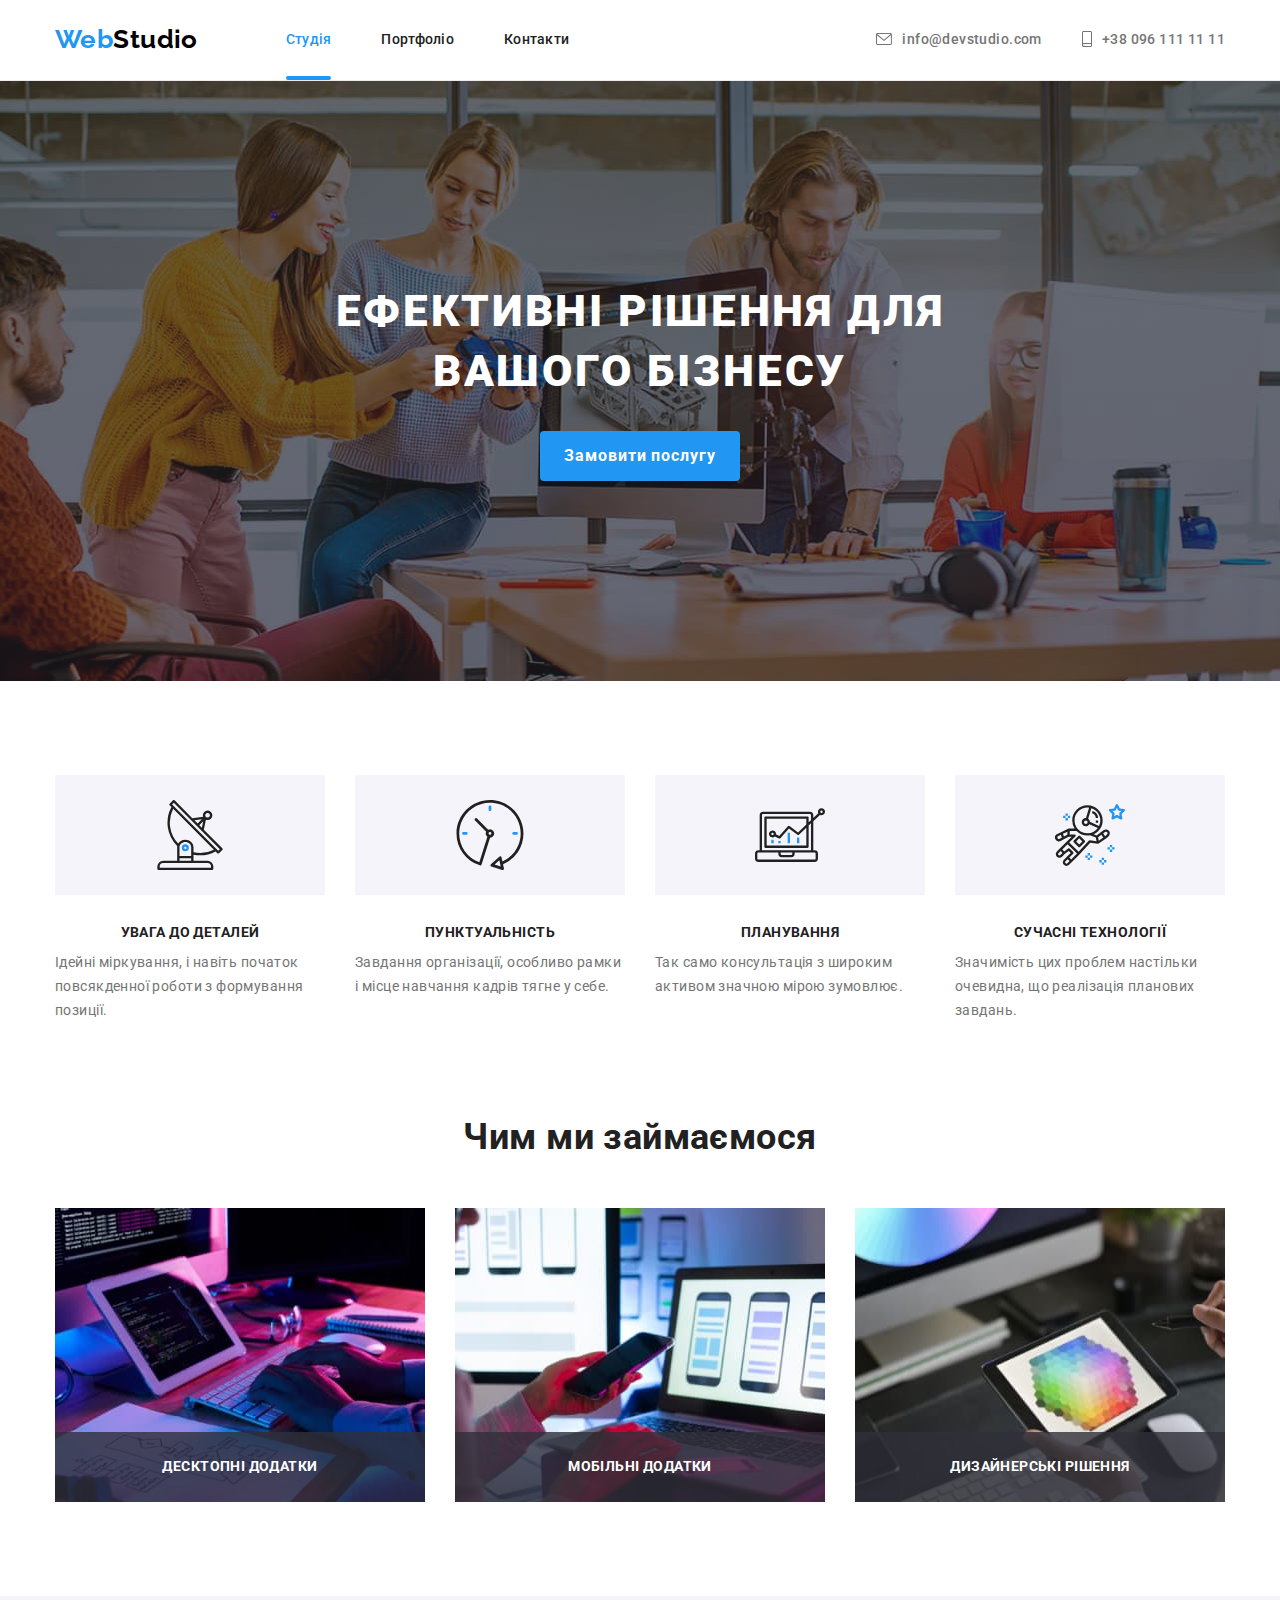
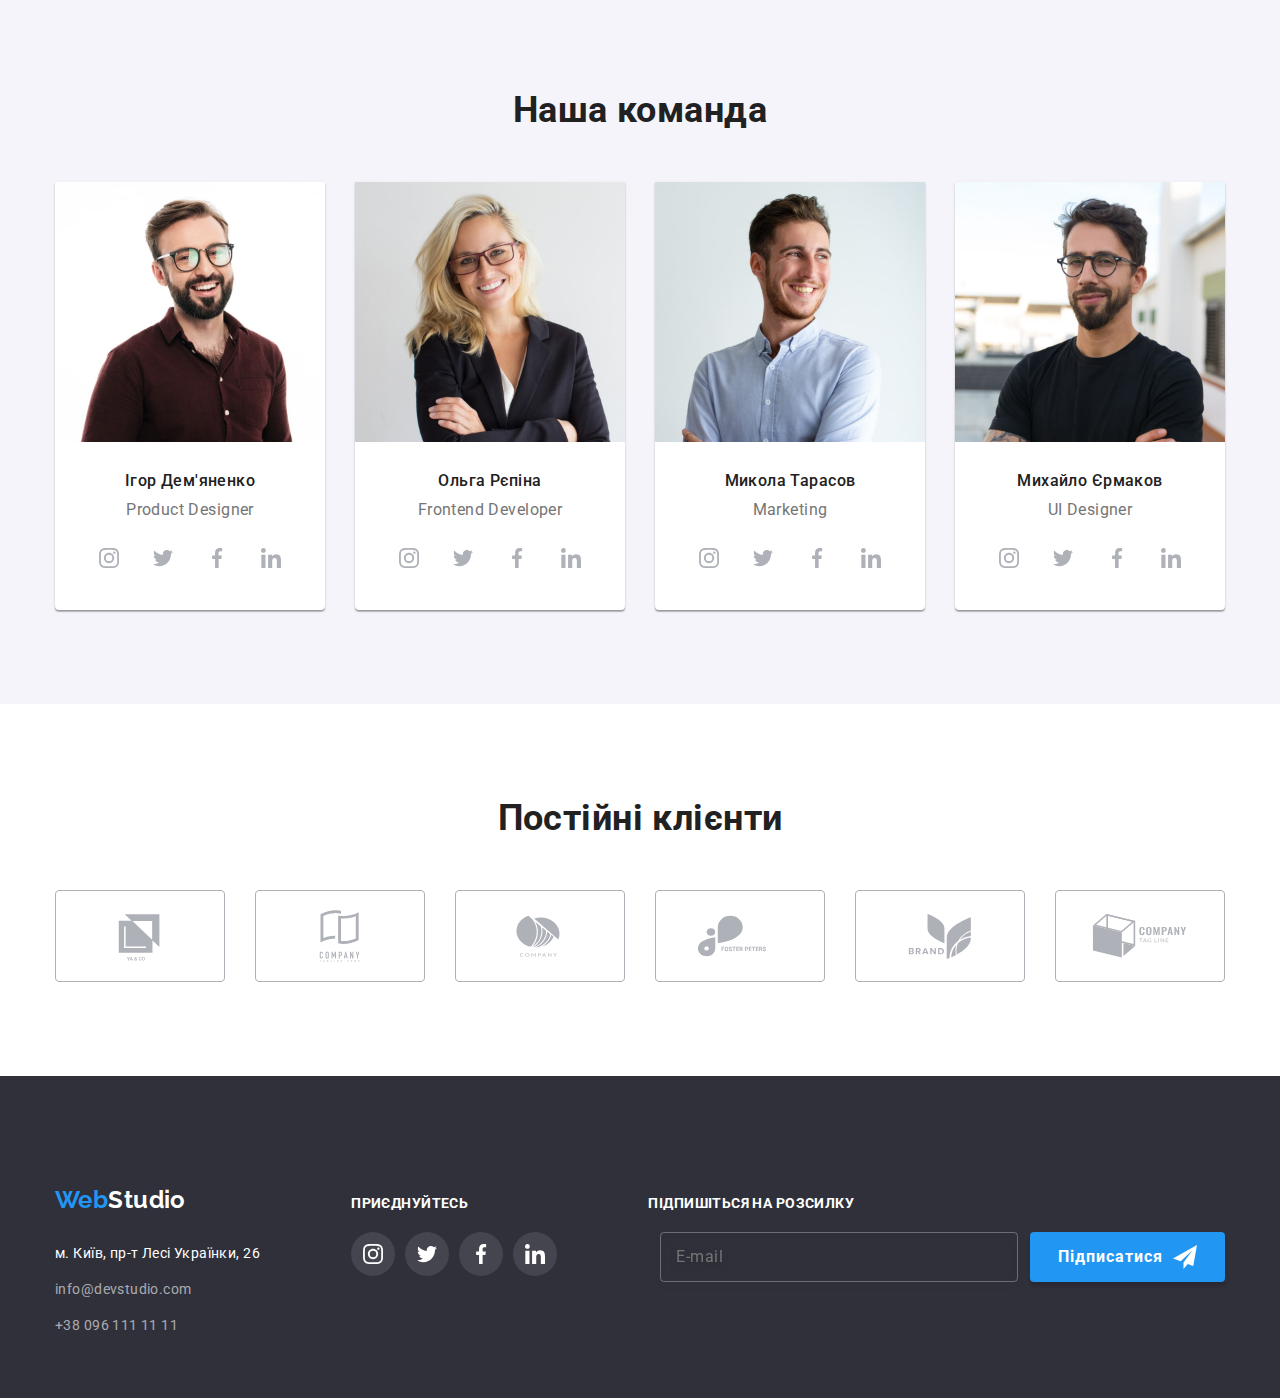
<file: index.html>
<!DOCTYPE html>
<html lang="uk">

<head>
    <meta charset="UTF-8">
    <meta http-equiv="X-UA-Compatible" content="IE=edge">
    <meta name="viewport" content="width=device-width, initial-scale=1.0">
    <title>WebStudio</title>
    <link
        href="https://fonts.googleapis.com/css2?family=Raleway:wght@700&family=Roboto:wght@400;500;700;900&display=swap"
        rel="stylesheet">
    <link rel="stylesheet"
        href="https://cdnjs.cloudflare.com/ajax/libs/modern-normalize/1.1.0/modern-normalize.min.css">
    <link rel="stylesheet" href="./css/main.min.css">
</head>

<body>
    <header class="header">
        <div class="container header-flex">
            <a href="./index.html" class="header__logo"><span class="header__logo--accent">Web</span>Studio</a>
            <nav class="header-flex header__nav">
                <ul class="header-flex nav-list">
                    <li class="nav-list__item"><a href="./index.html" class="nav-list__link current">Студія</a></li>
                    <li class="nav-list__item"><a href="./portfolio.html" class="nav-list__link">Портфоліо</a></li>
                    <li class="nav-list__item"><a href="" class="nav-list__link">Контакти</a></li>
                </ul>
            </nav>
            <ul class="header-flex contact-list">
                <li class="contact-list__item">
                    <a href="mailto:info@devstudio.com" class="contact-list__link">
                        <svg class="contact-list__icon" width="16px" height="12px">
                            <use href="./images/icons.svg#icon-mail"></use>
                        </svg>
                        info@devstudio.com
                    </a>
                </li>
                <li class="contact-list__item">
                    <a href="tel:+380961111111" class="contact-list__link">
                        <svg class="contact-list__icon" width="10" height="16">
                            <use href="./images/icons.svg#icon-smartphone"></use>
                        </svg>
                        +38 096 111 11 11
                    </a>
                </li>
            </ul>
            <button type="button" class="menu-open" data-menu-open>
                <svg width="24" height="16">
                    <use href="./images/icons.svg#icon-menu"></use>
                </svg>
            </button>
            <div class="mobile-menu container is-hidden" data-menu>
                <div>
                    <button type="button" class="menu-close" data-menu-close>
                        <svg width="20" height="20">
                            <use href="./images/icons.svg#icon-cross"></use>
                        </svg>
                    </button>
                    <ul class="menu-nav__list">
                        <li class="menu-nav__item"><a href="./index.html" class="menu-nav__link">Студія</a></li>
                        <li class="menu-nav__item"><a href="./portfolio.html" class="menu-nav__link">Портфоліо</a></li>
                        <li class="menu-nav__item"><a href="" class="menu-nav__link">Контакти</a></li>
                    </ul>
                </div>
                <div>
                    <ul class="menu-contact">
                        <li class="menu-contact__item">
                            <a href="tel:+380961111111" class="menu-contact__tel">
                                +38 096 111 11 11
                            </a>
                        </li>
                        <li class="menu-contact__item">
                            <a href="mailto:info@devstudio.com" class="menu-contact__mail">
                                info@devstudio.com
                            </a>
                        </li>
                    </ul>
                    <ul class="menu-links">
                        <li class="menu-links__item">
                            <a href="" class="menu-links__link">Instagram</a>
                        </li>
                        <li class="menu-links__item">
                            <a href="" class="menu-links__link">Twitter</a>
                        </li>
                        <li class="menu-links__item">
                            <a href="" class="menu-links__link">Facebook</a>
                        </li>
                        <li class="menu-links__item">
                            <a href="" class="menu-links__link">LinkedIn</a>
                        </li>
                    </ul>
                </div>
            </div>
        </div>
        </div>
    </header>
    <main>
        <section class="section hero">
            <div class="container">
                <h1 class="hero-title">Ефективні рішення для<br> вашого бізнесу</h1>
                <button type="button" class="button-order" data-modal-open>
                    Замовити послугу
                </button>
            </div>
        </section>
        <section class="section features">
            <div class="container">
                <h2 class="visually-hidden">Наші переваги</h2>
                <ul class="features__list">
                    <li class="features__item">
                        <div class="icon-card">
                            <svg width="70px" height="70px">
                                <use href="./images/icons.svg#icon-antenna"></use>
                            </svg>
                        </div>
                        <h3 class="features__heading">УВАГА ДО ДЕТАЛЕЙ</h3>
                        <p>Ідейні міркування, і навіть початок повсякденної роботи з формування позиції.</p>
                    </li>
                    <li class="features__item">
                        <div class="icon-card">
                            <svg width="70px" height="70px">
                                <use href="./images/icons.svg#icon-clock"></use>
                            </svg>
                        </div>
                        <h3 class="features__heading">ПУНКТУАЛЬНІСТЬ</h3>
                        <p>Завдання організації, особливо рамки і місце навчання кадрів тягне у себе.</p>
                    </li>
                    <li class="features__item">
                        <div class="icon-card">
                            <svg width="70px" height="70px">
                                <use href="./images/icons.svg#icon-diagram"></use>
                            </svg>
                        </div>
                        <h3 class="features__heading">ПЛАНУВАННЯ</h3>
                        <p>Так само консультація з широким активом значною мірою зумовлює.</p>
                    </li>
                    <li class="features__item">
                        <div class="icon-card">
                            <svg width="70px" height="70px">
                                <use href="./images/icons.svg#icon-astronaut"></use>
                            </svg>
                        </div>
                        <h3 class="features__heading">СУЧАСНІ ТЕХНОЛОГІЇ</h3>
                        <p>Значимість цих проблем настільки очевидна, що реалізація планових завдань.</p>
                    </li>
                </ul>
            </div>
        </section>
        <section class="section examples">
            <div class="container">
                <h2 class="examples__heading">Чим ми займаємося</h2>
                <ul class="examples__flex">
                    <li>
                        <div class="examples__thumb">
                            <img class="img" src="./images/box1.jpg" alt="написання коду" width="370" height="294">
                            <div class="examples__block">
                                <h3 class="examples__title">Десктопні додатки</h3>
                            </div>
                        </div>
                    </li>
                    <li>
                        <div class="examples__thumb">
                            <img class="img" src="./images/box2.jpg" alt="розробка дизайну" width="370" height="294">
                            <div class="examples__block">
                                <h3 class="examples__title">Мобільні додатки</h3>
                            </div>
                        </div>
                    </li>
                    <li>
                        <div class="examples__thumb">
                            <img class="img" src="./images/box3.jpg" alt="підбір кольорів" width="370" height="294">
                            <div class="examples__block">
                                <h3 class="examples__title">Дизайнерські рішення</h3>
                            </div>
                        </div>
                    </li>
                </ul>
            </div>
        </section>
        <section class="section team">
            <div class="container">
                <h2 class="team__heading">Наша команда</h2>
                <ul class="team__list">
                    <li class="team__card">
                        <picture>
                            <source srcset="./images/pdesigner.jpg 1x, ./images/pdesigner2x.jpg 2x"
                                media="(min-width: 1200px)">
                            <source srcset="./images/pdesigner-tab.jpg 1x, ./images/pdesigner-tab2x.jpg 2x"
                                media="(min-width: 768px)">
                            <source srcset="./images/pdesigner-mob.jpg 1x, ./images/pdesigner-mob2x.jpg 2x"
                                media="(max-width: 767px)">
                            <img class="img" src="./images/pdesigner-mob.jpg" alt="фото" width="450" height="460">
                        </picture>
                        <h3 class="person-heading">Ігор Дем'яненко</h3>
                        <p class="person-position">Product Designer</p>
                        <ul class="social-network">
                            <li class="social-network__item">
                                <a href="" class="social-network__link">
                                    <svg width="20px" height="20px" class="social-network__icon">
                                        <use href="./images/icons.svg#icon-instagram"></use>
                                    </svg>
                                </a>
                            </li>
                            <li class="social-network__item">
                                <a href="" class="social-network__link">
                                    <svg width="20px" height="20px" class="social-network__icon">
                                        <use href="./images/icons.svg#icon-twitter"></use>
                                    </svg>
                                </a>
                            </li>
                            <li class="social-network__item">
                                <a href="" class="social-network__link">
                                    <svg width="20px" height="20px" class="social-network__icon">
                                        <use href="./images/icons.svg#icon-facebook"></use>
                                    </svg>
                                </a>
                            </li>
                            <li class="social-network__item">
                                <a href="" class="social-network__link">
                                    <svg width="20px" height="20px" class="social-network__icon">
                                        <use href="./images/icons.svg#icon-linkedin"></use>
                                    </svg>
                                </a>
                            </li>
                        </ul>
                    </li>
                    <li class="team__card">
                        <picture>
                            <source srcset="./images/developer.jpg 1x, ./images/developer2x.jpg 2x"
                                media="(min-width: 1200px)">
                            <source srcset="./images/developer-tab.jpg 1x, ./images/developer-tab2x.jpg 2x"
                                media="(min-width: 768px)">
                            <source srcset="./images/developer-mob.jpg 1x, ./images/developer-mob2x.jpg 2x"
                                media="(max-width: 767px)">
                            <img class="img" src="./images/developer-mob.jpg" alt="фото" width="450" height="460">
                        </picture>
                        <h3 class="person-heading">Ольга Рєпіна</h3>
                        <p class="person-position">Frontend Developer</p>
                        <ul class="social-network">
                            <li class="social-network__item">
                                <a href="" class="social-network__link">
                                    <svg width="20px" height="20px" class="social-network__icon">
                                        <use href="./images/icons.svg#icon-instagram"></use>
                                    </svg>
                                </a>
                            </li>
                            <li class="social-network__item">
                                <a href="" class="social-network__link">
                                    <svg width="20px" height="20px" class="social-network__icon">
                                        <use href="./images/icons.svg#icon-twitter"></use>
                                    </svg>
                                </a>
                            </li>
                            <li class="social-network__item">
                                <a href="" class="social-network__link">
                                    <svg width="20px" height="20px" class="social-network__icon">
                                        <use href="./images/icons.svg#icon-facebook"></use>
                                    </svg>
                                </a>
                            </li>
                            <li class="social-network__item">
                                <a href="" class="social-network__link">
                                    <svg width="20px" height="20px" class="social-network__icon">
                                        <use href="./images/icons.svg#icon-linkedin"></use>
                                    </svg>
                                </a>
                            </li>
                        </ul>
                    </li>
                    <li class="team__card">
                        <picture>
                            <source srcset="./images/marketing.jpg 1x, ./images/marketing2x.jpg 2x"
                                media="(min-width: 1200px)">
                            <source srcset="./images/marketing-tab.jpg 1x, ./images/marketing-tab2x.jpg 2x"
                                media="(min-width: 768px)">
                            <source srcset="./images/marketing-mob.jpg 1x, ./images/marketing-mob2x.jpg 2x"
                                media="(max-width: 767px)">
                            <img class="img" src="./images/marketing-mob.jpg" alt="фото" width="450" height="460">
                        </picture>
                        <h3 class="person-heading">Микола Тарасов</h3>
                        <p class="person-position">Marketing</p>
                        <ul class="social-network">
                            <li class="social-network__item">
                                <a href="" class="social-network__link">
                                    <svg width="20px" height="20px" class="social-network__icon">
                                        <use href="./images/icons.svg#icon-instagram"></use>
                                    </svg>
                                </a>
                            </li>
                            <li class="social-network__item">
                                <a href="" class="social-network__link">
                                    <svg width="20px" height="20px" class="social-network__icon">
                                        <use href="./images/icons.svg#icon-twitter"></use>
                                    </svg>
                                </a>
                            </li>
                            <li class="social-network__item">
                                <a href="" class="social-network__link">
                                    <svg width="20px" height="20px" class="social-network__icon">
                                        <use href="./images/icons.svg#icon-facebook"></use>
                                    </svg>
                                </a>
                            </li>
                            <li class="social-network__item">
                                <a href="" class="social-network__link">
                                    <svg width="20px" height="20px" class="social-network__icon">
                                        <use href="./images/icons.svg#icon-linkedin"></use>
                                    </svg>
                                </a>
                            </li>
                        </ul>
                    </li>
                    <li class="team__card">
                        <picture>
                            <source srcset="./images/udesigner.jpg 1x, ./images/udesigner2x.jpg 2x"
                                media="(min-width: 1200px)">
                            <source srcset="./images/udesigner-tab.jpg 1x, ./images/udesigner-tab2x.jpg 2x"
                                media="(min-width: 768px)">
                            <source srcset="./images/udesigner-mob.jpg 1x, ./images/udesigner-mob2x.jpg 2x"
                                media="(max-width: 767px)">
                            <img class="img" src="./images/udesigner-mob.jpg" alt="фото" width="450" height="460">
                        </picture>
                        <h3 class="person-heading">Михайло Єрмаков</h3>
                        <p class="person-position">UI Designer</p>
                        <ul class="social-network">
                            <li class="social-network__item">
                                <a href="" class="social-network__link">
                                    <svg width="20px" height="20px" class="social-network__icon">
                                        <use href="./images/icons.svg#icon-instagram"></use>
                                    </svg>
                                </a>
                            </li>
                            <li class="social-network__item">
                                <a href="" class="social-network__link">
                                    <svg width="20px" height="20px" class="social-network__icon">
                                        <use href="./images/icons.svg#icon-twitter"></use>
                                    </svg>
                                </a>
                            </li>
                            <li class="social-network__item">
                                <a href="" class="social-network__link">
                                    <svg width="20px" height="20px" class="social-network__icon">
                                        <use href="./images/icons.svg#icon-facebook"></use>
                                    </svg>
                                </a>
                            </li>
                            <li class="social-network__item">
                                <a href="" class="social-network__link">
                                    <svg width="20px" height="20px" class="social-network__icon">
                                        <use href="./images/icons.svg#icon-linkedin"></use>
                                    </svg>
                                </a>
                            </li>
                        </ul>
                    </li>
                </ul>
            </div>
        </section>
        <section class="section clients">
            <div class="container">
                <h2 class="clients__heading">Постійні клієнти</h2>
                <ul class="clients__list">
                    <li class="clients__item">
                        <a href="" class="clients__link">
                            <svg class="clients__icon" width="106px" height="60px">
                                <use href="./images/icons.svg#icon-client1"></use>
                            </svg>
                        </a>
                    </li>
                    <li class="clients__item">
                        <a href="" class="clients__link">
                            <svg class="clients__icon" width="106px" height="60px">
                                <use href="./images/icons.svg#icon-client2"></use>
                            </svg>
                        </a>
                    </li>
                    <li class="clients__item">
                        <a href="" class="clients__link">
                            <svg class="clients__icon" width="106px" height="60px">
                                <use href="./images/icons.svg#icon-client3"></use>
                            </svg>
                        </a>
                    </li>
                    <li class="clients__item">
                        <a href="" class="clients__link">
                            <svg class="clients__icon" width="106px" height="60px">
                                <use href="./images/icons.svg#icon-client4"></use>
                            </svg>
                        </a>
                    </li>
                    <li class="clients__item">
                        <a href="" class="clients__link">
                            <svg class="clients__icon" width="106px" height="60px">
                                <use href="./images/icons.svg#icon-client5"></use>
                            </svg>
                        </a>
                    </li>
                    <li class="clients__item">
                        <a href="" class="clients__link">
                            <svg class="clients__icon" width="106px" height="60px">
                                <use href="./images/icons.svg#icon-client6"></use>
                            </svg>
                        </a>
                    </li>
                </ul>
            </div>
        </section>
    </main>
    <footer class="footer">
        <div class="container footer-flex">
            <div>
                <a href="./index.html" class="footer__logo"><span class="footer__logo--accent">Web</span>Studio</a>
                <address>
                    <ul>
                        <li class="address__item">
                            <a href="https://goo.gl/maps/j4BtSMbrtdedQsj39" class="footer__address">м. Київ, пр-т Лесі
                                Українки,
                                26</a>
                        </li>
                        <li class="address__item">
                            <a href="mailto:info@devstudio.com" class="footer__contact">info@devstudio.com</a>
                        </li>
                        <li class="address__item">
                            <a href="tel:+380961111111" class="footer__contact">+38 096 111 11 11</a>
                        </li>
                    </ul>
                </address>
            </div>
            <div class="join-block">
                <h3 class="footer-title">приєднуйтесь</h3>
                <ul class="join-block__list">
                    <li class="join-block__item">
                        <a href="" class="join-block__link">
                            <svg width="20px" height="20px" class="join-block__icon">
                                <use href="./images/icons.svg#icon-instagram"></use>
                            </svg>
                        </a>
                    </li>
                    <li class="join-block__item">
                        <a href="" class="join-block__link">
                            <svg width="20px" height="20px" class="join-block__icon">
                                <use href="./images/icons.svg#icon-twitter"></use>
                            </svg>
                        </a>
                    </li>
                    <li class="join-block__item">
                        <a href="" class="join-block__link">
                            <svg width="20px" height="20px" class="join-block__icon">
                                <use href="./images/icons.svg#icon-facebook"></use>
                            </svg>
                        </a>
                    </li>
                    <li class="join-block__item">
                        <a href="" class="join-block__link">
                            <svg width="20px" height="20px" class="join-block__icon">
                                <use href="./images/icons.svg#icon-linkedin"></use>
                            </svg>
                        </a>
                    </li>
                </ul>
            </div>
            <div class="subscription">
                <h3 class="footer-title">Підпишіться на розсилку</h3>
                <form name="subscription-form" class="subscription__form">
                    <label for="email"></label>
                    <input type="email" name="email" id="email" placeholder="E-mail" class="subscription__input">
                    <button type="submit" class="subscription__button">
                        Підписатися
                        <svg width="24" height="24">
                            <use href="./images/icons.svg#icon-send"></use>
                        </svg>
                    </button>
                </form>
            </div>
        </div>
    </footer>
    <div class="backdrop is-hidden" data-modal>
        <div class="modal">
            <button type="button" class="modal__button" data-modal-close>
                <svg width="11" height="11" class="modal__icon">
                    <use href="./images/icons.svg#icon-cross"></use>
                </svg>
            </button>
            <p class="modal__title">Залиште свої дані, ми вам передзвонимо</p>
            <form name="feedback" class="modal-form">
                <label for="name" class="modal-form__label">Ім'я</label>
                <div class="input-wrapper">
                    <input type="text" name="user-name" id="name" class="modal-form__input">
                    <svg width="18" height="18" class="modal-form__icon">
                        <use href="./images/icons.svg#icon-personb"></use>
                    </svg>
                </div>
                <label for="tel" class="modal-form__label">Телефон</label>
                <div class="input-wrapper">
                    <input type="tel" name="user-phone" id="tel" class="modal-form__input">
                    <svg width="18" height="18" class="modal-form__icon">
                        <use href="./images/icons.svg#icon-phoneb"></use>
                    </svg>
                </div>
                <label for="email" class="modal-form__label">Пошта</label>
                <div class="input-wrapper">
                    <input type="email" name="user-email" id="email" class="modal-form__input">
                    <svg width="18" height="18" class="modal-form__icon">
                        <use href="./images/icons.svg#icon-emailb"></use>
                    </svg>
                </div>
                <label for="comment" class="modal-form__label">Коментар</label>
                <textarea name="user-comment" id="comment" placeholder="Введіть текст"
                    class="modal-form__input modal-form__textarea"></textarea>
                <input type="checkbox" name="policy" id="checkbox" class="modal-form__checkbox visually-hidden">
                <label for="checkbox" class="modal-form__checkbox-label">
                    <svg width="16" height="15" class="modal-form__checkbox-icon">
                        <use href="./images/icons.svg#icon-check"></use>
                    </svg>
                    Погоджуюся з розсилкою та приймаю
                    <a href="" class="modal-form__checkbox-link">Умови договору</a>
                </label>
                <button type="submit" class="modal-form__button">Відправити</button>
            </form>
        </div>
    </div>
    <script src="./js/modal.js"></script>
    <script src="./js/mobile-menu.js"></script>
</body>

</html>
</file>
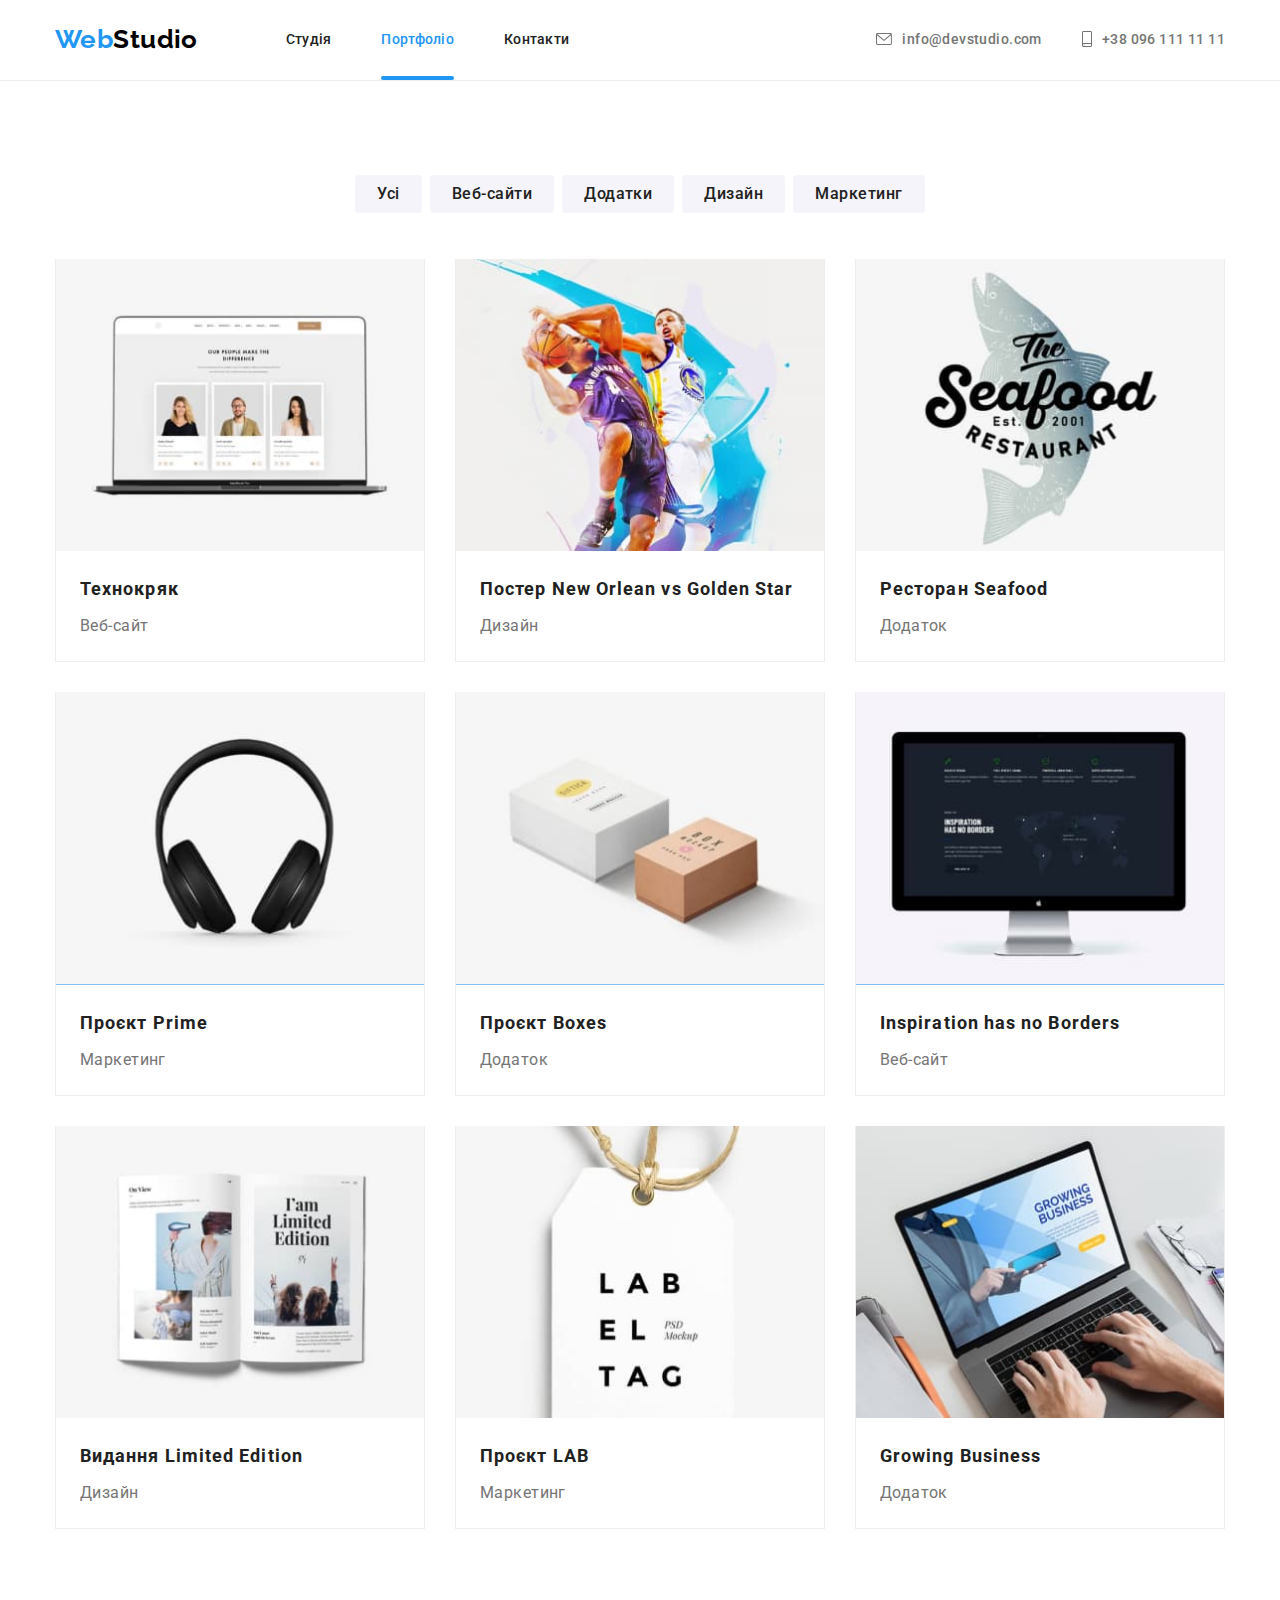
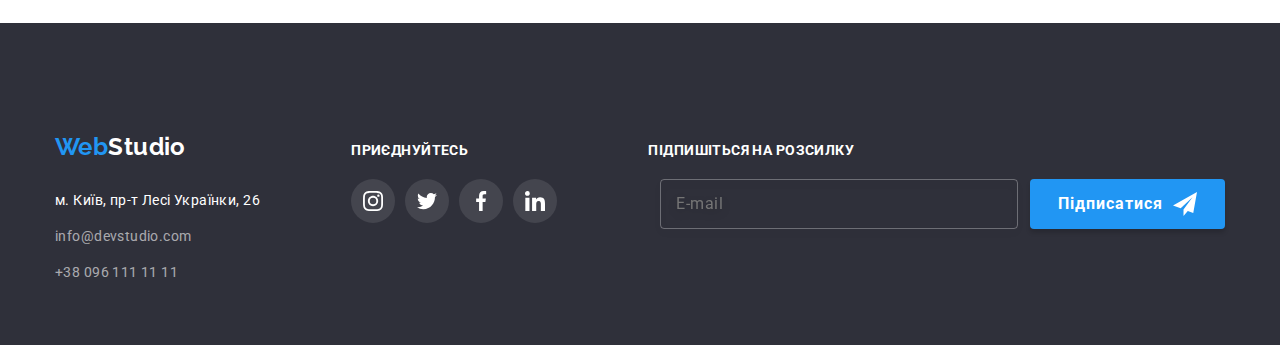
<file: portfolio.html>
<!DOCTYPE html>
<html lang="uk">

<head>
    <meta charset="UTF-8">
    <meta http-equiv="X-UA-Compatible" content="IE=edge">
    <meta name="viewport" content="width=device-width, initial-scale=1.0">
    <title>WebStudio</title>
    <link
        href="https://fonts.googleapis.com/css2?family=Raleway:wght@700&family=Roboto:wght@400;500;700;900&display=swap"
        rel="stylesheet">
    <link rel="stylesheet"
        href="https://cdnjs.cloudflare.com/ajax/libs/modern-normalize/1.1.0/modern-normalize.min.css">
    <link rel="stylesheet" href="./css/main.min.css">
</head>

<body>
    <header class="header">
        <div class="container header-flex">
            <a href="./index.html" class="header__logo"><span class="header__logo--accent">Web</span>Studio</a>
            <nav class="header-flex header__nav">
                <ul class="header-flex nav-list">
                    <li class="nav-list__item"><a href="./index.html" class="nav-list__link">Студія</a></li>
                    <li class="nav-list__item"><a href="./portfolio.html" class="nav-list__link current">Портфоліо</a>
                    </li>
                    <li class="nav-list__item"><a href="" class="nav-list__link">Контакти</a></li>
                </ul>
            </nav>
            <ul class="header-flex contact-list">
                <li class="contact-list__item">
                    <a href="mailto:info@devstudio.com" class="contact-list__link">
                        <svg class="contact-list__icon" width="16px" height="12px">
                            <use href="./images/icons.svg#icon-mail"></use>
                        </svg>
                        info@devstudio.com
                    </a>
                </li>
                <li class="contact-list__item">
                    <a href="tel:+380961111111" class="contact-list__link">
                        <svg class="contact-list__icon" width="10" height="16">
                            <use href="./images/icons.svg#icon-smartphone"></use>
                        </svg>
                        +38 096 111 11 11
                    </a>
                </li>
            </ul>
            <button type="button" class="menu-open" data-menu-open>
                <svg width="24" height="16">
                    <use href="./images/icons.svg#icon-menu"></use>
                </svg>
            </button>
            <div class="mobile-menu container is-hidden" data-menu>
                <div>
                    <button type="button" class="menu-close" data-menu-close>
                        <svg width="20" height="20">
                            <use href="./images/icons.svg#icon-cross"></use>
                        </svg>
                    </button>
                    <ul class="menu-nav__list">
                        <li class="menu-nav__item"><a href="./index.html" class="menu-nav__link">Студія</a></li>
                        <li class="menu-nav__item"><a href="./portfolio.html" class="menu-nav__link">Портфоліо</a></li>
                        <li class="menu-nav__item"><a href="" class="menu-nav__link">Контакти</a></li>
                    </ul>
                </div>
                <div>
                    <ul class="menu-contact">
                        <li class="menu-contact__item">
                            <a href="tel:+380961111111" class="menu-contact__tel">
                                +38 096 111 11 11
                            </a>
                        </li>
                        <li class="menu-contact__item">
                            <a href="mailto:info@devstudio.com" class="menu-contact__mail">
                                info@devstudio.com
                            </a>
                        </li>
                    </ul>
                    <ul class="menu-links">
                        <li class="menu-links__item">
                            <a href="" class="menu-links__link">Instagram</a>
                        </li>
                        <li class="menu-links__item">
                            <a href="" class="menu-links__link">Twitter</a>
                        </li>
                        <li class="menu-links__item">
                            <a href="" class="menu-links__link">Facebook</a>
                        </li>
                        <li class="menu-links__item">
                            <a href="" class="menu-links__link">LinkedIn</a>
                        </li>
                    </ul>
                </div>
            </div>
        </div>
        </div>
    </header>
    <main>
        <section class="section">
            <div class="portfolio container">
                <h1 class="visually-hidden">Портфоліо</h1>
                <ul class="button-list">
                    <li class="button-list__item">
                        <button type="button" class="button-list__button">Усі</button>
                    </li>
                    <li class="button-list__item">
                        <button type="button" class="button-list__button">Веб-сайти</button>
                    </li>
                    <li class="button-list__item">
                        <button type="button" class="button-list__button">Додатки</button>
                    </li>
                    <li class="button-list__item">
                        <button type="button" class="button-list__button">Дизайн</button>
                    </li>
                    <li class="button-list__item">
                        <button type="button" class="button-list__button">Маркетинг</button>
                    </li>
                </ul>
                <ul class="portfolio-list">
                    <li class="portfolio-list__item">
                        <div class="portfolio-list__thumb">
                            <picture>
                                <source srcset="./images/tehnokriak.jpg 1x, ./images/tehnokriak2x.jpg 2x"
                                    media="(min-width: 1200px)">
                                <source srcset="./images/tehnokriak-tab.jpg 1x, ./images/tehnokriak-tab2x.jpg 2x"
                                    media="(min-width: 768px)">
                                <source srcset="./images/tehnokriak-mob.jpg 1x, ./images/tehnokriak-mob2x.jpg 2x"
                                    media="(max-width: 767px)">
                                <img class="img" src="./images/tehnokriak-mob.jpg" alt="ноутбук" width="450"
                                    height="294">
                            </picture>
                            <div class="portfolio-list__overlay">Ресурс пропонує комплексні пропозиції з різним рівнем
                                функціоналу та
                                сервісів. Все це дозволить відвідувачу отримати
                                вичерпні відомості про компанію чи приватну особу.</div>
                        </div>
                        <div class="portfolio-list__text">
                            <h2 class="portfolio-list__header">Технокряк</h2>
                            <p class="portfolio-list__description">Веб-сайт</p>
                        </div>
                    </li>
                    <li class="portfolio-list__item">
                        <div class="portfolio-list__thumb">
                            <picture>
                                <source srcset="./images/nogs.jpg 1x, ./images/nogs2x.jpg 2x"
                                    media="(min-width: 1200px)">
                                <source srcset="./images/nogs-tab.jpg 1x, ./images/nogs-tab2x.jpg 2x"
                                    media="(min-width: 768px)">
                                <source srcset="./images/nogs-mob.jpg 1x, ./images/nogs-mob2x.jpg 2x"
                                    media="(max-width: 767px)">
                                <img class="img" src="./images/nogs-mob.jpg" alt="баскетбол" width="450" height="294">
                            </picture>
                            <div class="portfolio-list__overlay">Lorem ipsum dolor sit amet consectetur adipisicing
                                elit. Consequuntur
                                consequatur hic excepturi voluptas, assumenda earum ex dolores nihil labore tempore
                                doloremque sequi aut maiores quia beatae laborum, ea quisquam. Esse?</div>
                        </div>
                        <div class="portfolio-list__text">
                            <h2 class="portfolio-list__header">Постер New Orlean vs Golden Star</h2>
                            <p class="portfolio-list__description">Дизайн</p>
                        </div>
                    </li>
                    <li class="portfolio-list__item">
                        <div class="portfolio-list__thumb">
                            <picture>
                                <source srcset="./images/seafood.jpg 1x, ./images/seafood2x.jpg 2x"
                                    media="(min-width: 1200px)">
                                <source srcset="./images/seafood-tab.jpg 1x, ./images/seafood-tab2x.jpg 2x"
                                    media="(min-width: 768px)">
                                <source srcset="./images/seafood-mob.jpg 1x, ./images/seafood-mob2x.jpg 2x"
                                    media="(max-width: 767px)">
                                <img class="img" src="./images/seafood-mob.jpg" alt="логотип ресторану" width="450"
                                    height="294">
                            </picture>
                            <div class="portfolio-list__overlay">Lorem ipsum dolor sit amet consectetur adipisicing
                                elit. Consequuntur
                                consequatur hic excepturi voluptas, assumenda earum ex dolores nihil labore tempore
                                doloremque sequi aut maiores quia beatae laborum, ea quisquam. Esse?</div>
                        </div>
                        <div class="portfolio-list__text">
                            <h2 class="portfolio-list__header">Ресторан Seafood</h2>
                            <p class="portfolio-list__description">Додаток</p>
                        </div>
                    </li>
                    <li class="portfolio-list__item">
                        <div class="portfolio-list__thumb">
                            <picture>
                                <source srcset="./images/prime.jpg 1x, ./images/prime2x.jpg 2x"
                                    media="(min-width: 1200px)">
                                <source srcset="./images/prime-tab.jpg 1x, ./images/prime-tab2x.jpg 2x"
                                    media="(min-width: 768px)">
                                <source srcset="./images/prime-mob.jpg 1x, ./images/prime-mob2x.jpg 2x"
                                    media="(max-width: 767px)">
                                <img class="img" src="./images/prime-mob.jpg" alt="навушники" width="450" height="294">
                            </picture>
                            <div class="portfolio-list__overlay">Lorem ipsum dolor sit amet consectetur adipisicing
                                elit. Consequuntur
                                consequatur hic excepturi voluptas, assumenda earum ex dolores nihil labore tempore
                                doloremque sequi aut maiores quia beatae laborum, ea quisquam. Esse?</div>
                        </div>
                        <div class="portfolio-list__text">
                            <h2 class="portfolio-list__header">Проєкт Prime</h2>
                            <p class="portfolio-list__description">Маркетинг</p>
                        </div>
                    </li>
                    <li class="portfolio-list__item">
                        <div class="portfolio-list__thumb">
                            <picture>
                                <source srcset="./images/boxes.jpg 1x, ./images/boxes2x.jpg 2x"
                                    media="(min-width: 1200px)">
                                <source srcset="./images/boxes-tab.jpg 1x, ./images/boxes-tab2x.jpg 2x"
                                    media="(min-width: 768px)">
                                <source srcset="./images/boxes-mob.jpg 1x, ./images/boxes-mob2x.jpg 2x"
                                    media="(max-width: 767px)">
                                <img class="img" src="./images/boxes-mob.jpg" alt="коробки" width="450" height="294">
                            </picture>
                            <div class="portfolio-list__overlay">Lorem ipsum dolor sit amet consectetur adipisicing
                                elit. Consequuntur
                                consequatur hic excepturi voluptas, assumenda earum ex dolores nihil labore tempore
                                doloremque sequi aut maiores quia beatae laborum, ea quisquam. Esse?</div>
                        </div>
                        <div class="portfolio-list__text">
                            <h2 class="portfolio-list__header">Проєкт Boxes</h2>
                            <p class="portfolio-list__description">Додаток</p>
                        </div>
                    </li>
                    <li class="portfolio-list__item">
                        <div class="portfolio-list__thumb">
                            <picture>
                                <source srcset="./images/borders.jpg 1x, ./images/borders2x.jpg 2x"
                                    media="(min-width: 1200px)">
                                <source srcset="./images/borders-tab.jpg 1x, ./images/borders-tab2x.jpg 2x"
                                    media="(min-width: 768px)">
                                <source srсset="./images/borders-mob.jpg 1x, ./images/borders-mob2x.jpg 2x"
                                    media="(max-width: 767px)">
                                <img class="img" src="./images/borders-mob.jpg" alt="монітор" width="450" height="294">
                            </picture>
                            <div class="portfolio-list__overlay">Lorem ipsum dolor sit amet consectetur adipisicing
                                elit. Consequuntur
                                consequatur hic excepturi voluptas, assumenda earum ex dolores nihil labore tempore
                                doloremque sequi aut maiores quia beatae laborum, ea quisquam. Esse?</div>
                        </div>
                        <div class="portfolio-list__text">
                            <h2 class="portfolio-list__header">Inspiration has no Borders</h2>
                            <p class="portfolio-list__description">Веб-сайт</p>
                        </div>
                    </li>
                    <li class="portfolio-list__item">
                        <div class="portfolio-list__thumb">
                            <picture>
                                <source srcset="./images/limedition.jpg 1x, ./images/limedition2x.jpg 2x"
                                    media="(min-width: 1200px)">
                                <source srcset="./images/limedition-tab.jpg 1x, ./images/limedition-tab2x.jpg 2x"
                                    media="(min-width: 768px)">
                                <source srcset="./images/limedition-mob.jpg 1x, ./images/limedition-mob2x.jpg 2x"
                                    media="(max-width: 767px)">
                                <img class="img" src="./images/limedition-mob.jpg" alt="книга" width="450" height="294">
                            </picture>
                            <div class="portfolio-list__overlay">Lorem ipsum dolor sit amet consectetur adipisicing
                                elit. Consequuntur
                                consequatur hic excepturi voluptas, assumenda earum ex dolores nihil labore tempore
                                doloremque sequi aut maiores quia beatae laborum, ea quisquam. Esse?</div>
                        </div>
                        <div class="portfolio-list__text">
                            <h2 class="portfolio-list__header">Видання Limited Edition</h2>
                            <p class="portfolio-list__description">Дизайн</p>
                        </div>
                    </li>
                    <li class="portfolio-list__item">
                        <div class="portfolio-list__thumb">
                            <picture>
                                <source srcset="./images/lab.jpg 1x, ./images/lab2x.jpg 2x" media="(min-width: 1200px)">
                                <source srcset="./images/lab-tab.jpg 1x, ./images/lab-tab2x.jpg 2x"
                                    media="(min-width: 768px)">
                                <source srcset="./images/lab-mob.jpg 1x, ./images/lab-mob2x.jpg 2x"
                                    media="(max-width: 767px)">
                                <img class="img" src="./images/lab.jpg" alt="ярлик з літерами" width="450" height="294">
                            </picture>
                            <div class="portfolio-list__overlay">Lorem ipsum dolor sit amet consectetur adipisicing
                                elit. Consequuntur
                                consequatur hic excepturi voluptas, assumenda earum ex dolores nihil labore tempore
                                doloremque sequi aut maiores quia beatae laborum, ea quisquam. Esse?</div>
                        </div>
                        <div class="portfolio-list__text">
                            <h2 class="portfolio-list__header">Проєкт LAB</h2>
                            <p class="portfolio-list__description">Маркетинг</p>
                        </div>
                    </li>
                    <li class="portfolio-list__item">
                        <div class="portfolio-list__thumb">
                            <picture>
                                <source srcset="./images/business.jpg 1x, ./images/business2x.jpg 2x"
                                    media="(min-width: 1200px)">
                                <source srcset="./images/business-tab.jpg 1x, ./images/business-tab2x.jpg 2x"
                                    media="(min-width: 768px)">
                                <source srcset="./images/business-mob.jpg 1x, ./images/business-mob2x.jpg 2x"
                                    media="(max-width: 767px)">
                                <img class="img" src="./images/business-mob.jpg" alt="робота за ноутбуком" width="450"
                                    height="294">
                            </picture>
                            <div class="portfolio-list__overlay">Lorem ipsum dolor sit amet consectetur adipisicing
                                elit. Consequuntur
                                consequatur hic excepturi voluptas, assumenda earum ex dolores nihil labore tempore
                                doloremque sequi aut maiores quia beatae laborum, ea quisquam. Esse?</div>
                        </div>
                        <div class="portfolio-list__text">
                            <h2 class="portfolio-list__header">Growing Business</h2>
                            <p class="portfolio-list__description">Додаток</p>
                        </div>
                    </li>
                </ul>
            </div>
        </section>
    </main>
    <footer class="footer">
        <div class="container footer-flex">
            <div>
                <a href="./index.html" class="footer__logo"><span class="footer__logo--accent">Web</span>Studio</a>
                <address>
                    <ul>
                        <li class="address__item">
                            <a href="https://goo.gl/maps/j4BtSMbrtdedQsj39" class="footer__address">м. Київ, пр-т Лесі
                                Українки,
                                26</a>
                        </li>
                        <li class="address__item">
                            <a href="mailto:info@devstudio.com" class="footer__contact">info@devstudio.com</a>
                        </li>
                        <li class="address__item">
                            <a href="tel:+380961111111" class="footer__contact">+38 096 111 11 11</a>
                        </li>
                    </ul>
                </address>
            </div>
            <div class="join-block">
                <h3 class="footer-title">приєднуйтесь</h3>
                <ul class="join-block__list">
                    <li class="join-block__item">
                        <a href="" class="join-block__link">
                            <svg width="20px" height="20px" class="join-block__icon">
                                <use href="./images/icons.svg#icon-instagram"></use>
                            </svg>
                        </a>
                    </li>
                    <li class="join-block__item">
                        <a href="" class="join-block__link">
                            <svg width="20px" height="20px" class="join-block__icon">
                                <use href="./images/icons.svg#icon-twitter"></use>
                            </svg>
                        </a>
                    </li>
                    <li class="join-block__item">
                        <a href="" class="join-block__link">
                            <svg width="20px" height="20px" class="join-block__icon">
                                <use href="./images/icons.svg#icon-facebook"></use>
                            </svg>
                        </a>
                    </li>
                    <li class="join-block__item">
                        <a href="" class="join-block__link">
                            <svg width="20px" height="20px" class="join-block__icon">
                                <use href="./images/icons.svg#icon-linkedin"></use>
                            </svg>
                        </a>
                    </li>
                </ul>
            </div>
            <div class="subscription">
                <h3 class="footer-title">Підпишіться на розсилку</h3>
                <form name="subscription-form" class="subscription__form">
                    <label for="email"></label>
                    <input type="email" name="email" id="email" placeholder="E-mail" class="subscription__input">
                    <button type="submit" class="subscription__button">
                        Підписатися
                        <svg width="24" height="24">
                            <use href="./images/icons.svg#icon-send"></use>
                        </svg>
                    </button>
                </form>
            </div>
        </div>
    </footer>
    <script src="./js/mobile-menu.js"></script>
</body>
</body>

</html>
</file>
<file: css/main.min.css>
ul{list-style:none;margin:0;padding:0}h1,h2,h3,h4,h5,h6,p{margin-top:0;margin-bottom:0}.img{display:block;width:100%;height:auto}.visually-hidden{position:absolute;white-space:nowrap;width:1px;height:1px;overflow:hidden;border:0;padding:0;clip:rect(0 0 0 0);-webkit-clip-path:inset(50%);clip-path:inset(50%);margin:-1px}.is-hidden{opacity:0;visibility:hidden;pointer-events:none}.no-scroll{overflow:hidden}body{background-color:#fff;color:#757575;font-family:"Roboto",sans-serif;font-size:14px;line-height:1.71;letter-spacing:.03em}.section{padding-top:60px;padding-bottom:60px}@media screen and (min-width: 1200px){.section{padding-top:94px;padding-bottom:94px}}.container{width:100%;margin:0 auto;padding-left:15px;padding-right:15px}@media screen and (min-width: 480px){.container{width:480px}}@media screen and (min-width: 768px){.container{width:768px}}@media screen and (min-width: 1200px){.container{width:1200px}}.header-flex{display:-webkit-box;display:-ms-flexbox;display:flex;-webkit-box-align:center;-ms-flex-align:center;align-items:center}.examples__heading,.team__heading,.clients__heading{margin-bottom:50px;color:#212121;font-size:36px;line-height:1.16;text-align:center}.header{padding-top:16px;padding-bottom:16px;border-bottom:1px solid #ececec}@media screen and (min-width: 768px){.header{padding-top:10px;padding-bottom:10px}}@media screen and (min-width: 1200px){.header{padding-top:24px;padding-bottom:25px}}.header__nav{display:none}@media screen and (min-width: 768px){.header__nav{display:-webkit-box;display:-ms-flexbox;display:flex;-webkit-box-align:center;-ms-flex-align:center;align-items:center}}.nav-list .nav-list__item:not(:first-child){margin-left:50px}.header__logo{color:#000;text-decoration:none;font-family:"Raleway",sans-serif;font-weight:700;font-size:26px;line-height:1.19}.header__logo--accent{color:#2196f3}@media screen and (min-width: 768px){.header__logo{margin-right:88px}}.nav-list__link{position:relative;padding-bottom:23px;color:#212121;text-decoration:none;font-weight:500;font-size:14px;line-height:1.14;letter-spacing:.02em;-webkit-transition:color 250ms cubic-bezier(0.4, 0, 0.2, 1);transition:color 250ms cubic-bezier(0.4, 0, 0.2, 1)}.nav-list__link:hover,.nav-list__link:focus{color:#2196f3}@media screen and (min-width: 1200px){.nav-list__link{padding-bottom:33px}}.current{color:#2196f3}.current::after{position:absolute;left:0;bottom:0;content:"";width:100%;height:4px;background-color:#2196f3;border-radius:2px}.contact-list{display:none;margin-left:auto}@media screen and (min-width: 768px){.contact-list{display:-webkit-box;display:-ms-flexbox;display:flex;-webkit-box-orient:vertical;-webkit-box-direction:normal;-ms-flex-direction:column;flex-direction:column;-webkit-box-align:baseline;-ms-flex-align:baseline;align-items:baseline;gap:10px}}@media screen and (min-width: 1200px){.contact-list{-webkit-box-orient:horizontal;-webkit-box-direction:normal;-ms-flex-direction:row;flex-direction:row;-webkit-box-align:center;-ms-flex-align:center;align-items:center;gap:40px}}.contact-list__link{color:inherit;font-weight:500;font-size:12px;line-height:1.1666666667;text-decoration:none;-webkit-transition:color 250ms cubic-bezier(0.4, 0, 0.2, 1);transition:color 250ms cubic-bezier(0.4, 0, 0.2, 1)}.contact-list__link:hover,.contact-list__link:focus{color:#2196f3}@media screen and (min-width: 768px){.contact-list__link{display:-webkit-box;display:-ms-flexbox;display:flex;-webkit-box-align:center;-ms-flex-align:center;align-items:center}}@media screen and (min-width: 1200px){.contact-list__link{font-size:14px;line-height:1.1428571429}}.contact-list__icon{fill:currentColor;margin-right:10px}.menu-open{background-color:rgba(0,0,0,0);border:none;margin-left:auto}.menu-open:hover,.menu-open:focus{fill:#2196f3}@media screen and (min-width: 768px){.menu-open{display:none}}.mobile-menu{z-index:1;position:fixed;width:100%;height:100%;background-color:#fff;top:0;left:0;padding-top:48px;padding-bottom:48px;padding-left:40px;overflow:auto;display:-webkit-box;display:-ms-flexbox;display:flex;-webkit-box-orient:vertical;-webkit-box-direction:normal;-ms-flex-direction:column;flex-direction:column;-webkit-box-pack:justify;-ms-flex-pack:justify;justify-content:space-between}@media screen and (min-width: 768px){.mobile-menu{display:none}}.menu-close{position:absolute;top:21px;right:25px;background-color:rgba(0,0,0,0);border:none;margin-bottom:8px}.menu-close:hover,.menu-close:focus{fill:#2196f3}.menu-nav__item:not(:last-child){margin-bottom:32px}.menu-nav__link{font-weight:500;font-size:40px;line-height:1.175;letter-spacing:.02em;text-decoration:none;color:#212121}.menu-nav__link:hover,.menu-nav__link:focus{color:#2196f3}.menu-contact{margin-bottom:64px}.menu-contact__item:not(:last-child){margin-bottom:32px}.menu-contact__tel{color:#2196f3;font-weight:500;font-size:34px;line-height:1.25;letter-spacing:.02em;text-decoration:none}.menu-contact__tel:hover,.menu-contact__tel:focus{color:#2196f3}.menu-contact__mail{color:#757575;font-weight:500;font-size:24px;line-height:1.1666666667;letter-spacing:.02em;text-decoration:none}.menu-contact__mail:hover,.menu-contact__mail:focus{color:#2196f3}.menu-links{display:-webkit-box;display:-ms-flexbox;display:flex;-ms-flex-wrap:wrap;flex-wrap:wrap}.menu-links__item:not(:last-child){padding-right:10px;margin-right:10px;border-right:1px solid rgba(33,33,33,.2)}.menu-links__link{font-weight:500;font-size:18px;line-height:22px;letter-spacing:.02em;text-decoration:none;color:#2196f3}.hero{padding:118px 0;background-image:-webkit-gradient(linear, left top, left bottom, from(rgba(47, 58, 50, 0.4)), to(rgba(47, 48, 58, 0.4))),url(../images/hero-mob.jpg);background-image:linear-gradient(rgba(47, 58, 50, 0.4), rgba(47, 48, 58, 0.4)),url(../images/hero-mob.jpg);background-color:#c4c4c4;background-repeat:no-repeat;background-size:cover;background-position:center}@media(min-device-pixel-ratio: 2),(-webkit-min-device-pixel-ratio: 2),(min-resolution: 192dpi),(min-resolution: 2dppx){.hero{background-image:-webkit-gradient(linear, left top, left bottom, from(rgba(47, 58, 50, 0.4)), to(rgba(47, 48, 58, 0.4))),url(../images/hero-mob2x.jpg);background-image:linear-gradient(rgba(47, 58, 50, 0.4), rgba(47, 48, 58, 0.4)),url(../images/hero-mob2x.jpg)}}@media screen and (min-width: 480px){.hero{background-image:-webkit-gradient(linear, left top, left bottom, from(rgba(47, 58, 50, 0.4)), to(rgba(47, 48, 58, 0.4))),url(../images/hero-tab.jpg);background-image:linear-gradient(rgba(47, 58, 50, 0.4), rgba(47, 48, 58, 0.4)),url(../images/hero-tab.jpg)}}@media screen and (min-width: 480px)and (min-device-pixel-ratio: 2),screen and (min-width: 480px)and (-webkit-min-device-pixel-ratio: 2),screen and (min-width: 480px)and (min-resolution: 192dpi),screen and (min-width: 480px)and (min-resolution: 2dppx){.hero{background-image:-webkit-gradient(linear, left top, left bottom, from(rgba(47, 58, 50, 0.4)), to(rgba(47, 48, 58, 0.4))),url(../images/hero-tab2x.jpg);background-image:linear-gradient(rgba(47, 58, 50, 0.4), rgba(47, 48, 58, 0.4)),url(../images/hero-tab2x.jpg)}}@media screen and (min-width: 768px){.hero{background-image:-webkit-gradient(linear, left top, left bottom, from(rgba(47, 58, 50, 0.4)), to(rgba(47, 48, 58, 0.4))),url(../images/hero.jpg);background-image:linear-gradient(rgba(47, 58, 50, 0.4), rgba(47, 48, 58, 0.4)),url(../images/hero.jpg)}}@media screen and (min-width: 768px)and (min-device-pixel-ratio: 2),screen and (min-width: 768px)and (-webkit-min-device-pixel-ratio: 2),screen and (min-width: 768px)and (min-resolution: 192dpi),screen and (min-width: 768px)and (min-resolution: 2dppx){.hero{background-image:-webkit-gradient(linear, left top, left bottom, from(rgba(47, 58, 50, 0.4)), to(rgba(47, 48, 58, 0.4))),url(../images/hero2x.jpg);background-image:linear-gradient(rgba(47, 58, 50, 0.4), rgba(47, 48, 58, 0.4)),url(../images/hero2x.jpg)}}@media screen and (min-width: 1200px){.hero{margin-left:auto;margin-right:auto;max-width:1600px;padding:200px 0;background-size:cover}}.hero-title{margin-top:0;margin-bottom:30px;color:#fff;font-weight:900;font-size:26px;line-height:1.6153846154;text-align:center;letter-spacing:.06em;text-transform:uppercase}@media screen and (min-width: 1200px){.hero-title{font-size:44px;line-height:1.3636363636}}.button-order{display:block;margin-left:auto;margin-right:auto;min-width:200px;height:50px;cursor:pointer;color:#fff;background-color:#2196f3;-webkit-box-shadow:0px 4px 4px rgba(0,0,0,.15);box-shadow:0px 4px 4px rgba(0,0,0,.15);border-radius:4px;border:none;font-weight:700;font-size:16px;line-height:1.88;letter-spacing:.06em;-webkit-transition:background-color 250ms cubic-bezier(0.4, 0, 0.2, 1);transition:background-color 250ms cubic-bezier(0.4, 0, 0.2, 1)}.button-order:hover,.button-order:focus{background-color:#188ce8}@media screen and (min-width: 1200px){.features{padding-bottom:0}}.features__list{display:-webkit-box;display:-ms-flexbox;display:flex;-ms-flex-wrap:wrap;flex-wrap:wrap;gap:30px}.features__item{width:100%}@media screen and (min-width: 768px){.features__item{width:calc((100% - 30px)/2)}}@media screen and (min-width: 1200px){.features__item{width:calc((100% - 90px)/4)}}.icon-card{background-color:#f5f4fa;height:120px;padding-top:25px;padding-bottom:25px;margin-bottom:30px;text-align:center}.features__heading{margin-bottom:10px;color:#212121;font-size:14px;line-height:1.14;text-transform:uppercase;text-align:center}@media screen and (max-width: 1199px){.examples{display:none}}.examples__flex{display:-webkit-box;display:-ms-flexbox;display:flex;gap:30px}.examples__thumb{position:relative}.examples__block{position:absolute;left:0;bottom:0;display:-webkit-box;display:-ms-flexbox;display:flex;-webkit-box-pack:center;-ms-flex-pack:center;justify-content:center;-webkit-box-align:center;-ms-flex-align:center;align-items:center;width:370px;height:70px;background-color:rgba(47,48,58,.8)}.examples__title{font-size:14px;line-height:1.14;text-align:center;letter-spacing:.03em;text-transform:uppercase;color:#fff}.team{background-color:#f5f4fa}.team__list{display:-webkit-box;display:-ms-flexbox;display:flex;-ms-flex-wrap:wrap;flex-wrap:wrap;gap:30px}.team__card{width:100%;background-color:#fff;-webkit-box-shadow:0px 1px 3px rgba(0,0,0,.12),0px 1px 1px rgba(0,0,0,.14),0px 2px 1px rgba(0,0,0,.2);box-shadow:0px 1px 3px rgba(0,0,0,.12),0px 1px 1px rgba(0,0,0,.14),0px 2px 1px rgba(0,0,0,.2);border-radius:0px 0px 4px 4px}@media screen and (min-width: 768px){.team__card{width:calc((100% - 30px)/2)}}@media screen and (min-width: 1200px){.team__card{width:calc((100% - 90px)/4)}}.person-heading{margin-top:30px;color:#212121;font-weight:500;font-size:16px;line-height:1.18;text-align:center}.person-position{margin-top:10px;font-size:16px;line-height:1.18;text-align:center}.social-network{display:-webkit-box;display:-ms-flexbox;display:flex;-webkit-box-pack:center;-ms-flex-pack:center;justify-content:center;margin-top:16px;padding-bottom:30px}.social-network__link{display:block;width:44px;height:44px;padding:12px;color:#afb1b8;border-radius:50%;-webkit-transition:color 250ms cubic-bezier(0.4, 0, 0.2, 1),background-color 250ms cubic-bezier(0.4, 0, 0.2, 1);transition:color 250ms cubic-bezier(0.4, 0, 0.2, 1),background-color 250ms cubic-bezier(0.4, 0, 0.2, 1)}.social-network__link:hover,.social-network__link:focus{color:#fff;background-color:#2196f3}.social-network__item:not(:last-child){margin-right:10px}.social-network__link .social-network__icon{fill:currentColor}.clients__list{display:-webkit-box;display:-ms-flexbox;display:flex;-webkit-box-pack:center;-ms-flex-pack:center;justify-content:center;-ms-flex-wrap:wrap;flex-wrap:wrap;gap:30px}.clients__item{width:calc((100% - 30px)/2);text-align:center}@media screen and (min-width: 768px){.clients__item{width:calc((100% - 60px)/3)}}@media screen and (min-width: 1200px){.clients__item{width:calc((100% - 150px)/6)}}.clients__link{display:block;padding:16px 0;height:92px;color:#afb1b8;border:1px solid #afb1b8;border-radius:4px;-webkit-transition:color 250ms cubic-bezier(0.4, 0, 0.2, 1),border 250ms cubic-bezier(0.4, 0, 0.2, 1);transition:color 250ms cubic-bezier(0.4, 0, 0.2, 1),border 250ms cubic-bezier(0.4, 0, 0.2, 1)}.clients__link:hover,.clients__link:focus{color:#2196f3;border:1px solid #2196f3}.clients__icon{fill:currentColor}.footer{padding-top:60px;padding-bottom:60px;background-color:#2f303a}@media screen and (min-width: 768px){.footer-flex{display:-webkit-box;display:-ms-flexbox;display:flex;-ms-flex-pack:distribute;justify-content:space-around;-webkit-box-align:baseline;-ms-flex-align:baseline;align-items:baseline;-ms-flex-wrap:wrap;flex-wrap:wrap}}@media screen and (min-width: 1200px){.footer-flex{-webkit-box-pack:justify;-ms-flex-pack:justify;justify-content:space-between}}.footer__logo{display:block;margin-bottom:28px;text-align:center;color:#fff;text-decoration:none;font-family:"Raleway",sans-serif;font-weight:700;font-size:24px;line-height:1.1666666667}.footer__logo--accent{color:#2196f3}@media screen and (min-width: 1200px){.footer__logo{text-align:start}}.address__item{text-align:center}@media screen and (min-width: 1200px){.address__item{text-align:start}}.address__item:not(:last-child){margin-bottom:12px}.footer__address{display:block;color:#fff;text-decoration:none;font-style:normal;-webkit-transition:color 250ms cubic-bezier(0.4, 0, 0.2, 1);transition:color 250ms cubic-bezier(0.4, 0, 0.2, 1)}.footer__address:hover,.footer__address:focus{color:#2196f3}.footer__contact{display:block;color:rgba(255,255,255,.6);text-decoration:none;font-style:normal;-webkit-transition:color 250ms cubic-bezier(0.4, 0, 0.2, 1);transition:color 250ms cubic-bezier(0.4, 0, 0.2, 1)}.footer__contact:hover,.footer__contact:focus{color:#2196f3}.footer-title{margin-top:60px;margin-bottom:20px;font-size:14px;line-height:1.14;text-transform:uppercase;color:#fff;text-align:center}@media screen and (min-width: 1200px){.footer-title{text-align:start}}.join-block__list{display:-webkit-box;display:-ms-flexbox;display:flex;-webkit-box-pack:center;-ms-flex-pack:center;justify-content:center;-webkit-box-align:center;-ms-flex-align:center;align-items:center}.join-block__item:not(:last-child){margin-right:10px}.join-block__link{display:block;width:44px;height:44px;padding:12px;color:#fff;background-color:rgba(255,255,255,.1);border-radius:50%;-webkit-transition:background-color 250ms cubic-bezier(0.4, 0, 0.2, 1);transition:background-color 250ms cubic-bezier(0.4, 0, 0.2, 1)}.join-block__link:hover,.join-block__link:focus{background-color:#2196f3}.join-block__icon{fill:currentColor}.subscription__form{display:-webkit-box;display:-ms-flexbox;display:flex;-webkit-box-orient:vertical;-webkit-box-direction:normal;-ms-flex-direction:column;flex-direction:column;gap:20px;-webkit-box-align:center;-ms-flex-align:center;align-items:center}@media screen and (min-width: 1200px){.subscription__form{-webkit-box-orient:horizontal;-webkit-box-direction:normal;-ms-flex-direction:row;flex-direction:row;gap:12px}}.subscription__input{width:100%;min-height:50px;padding-left:15px;background-color:rgba(0,0,0,0);outline:rgba(0,0,0,0);border:1px solid rgba(255,255,255,.3);-webkit-filter:drop-shadow(0px 4px 4px rgba(0, 0, 0, 0.15));filter:drop-shadow(0px 4px 4px rgba(0, 0, 0, 0.15));border-radius:4px;-webkit-transition:border-color 250ms cubic-bezier(0.4, 0, 0.2, 1);transition:border-color 250ms cubic-bezier(0.4, 0, 0.2, 1);font-size:16px;line-height:1.25;letter-spacing:.03em;color:rgba(255,255,255,.6)}.subscription__input:focus{border-color:#2196f3}@media screen and (min-width: 480px){.subscription__input{min-width:450px}}@media screen and (min-width: 1200px){.subscription__input{min-width:358px}}.subscription__button{display:-webkit-box;display:-ms-flexbox;display:flex;-webkit-box-align:center;-ms-flex-align:center;align-items:center;gap:10px;height:50px;padding:10px 28px;font-weight:700;font-size:16px;line-height:1.87;letter-spacing:.06em;color:#fff;background-color:#2196f3;border:none;cursor:pointer;border-radius:4px;-webkit-box-shadow:0px 4px 4px rgba(0,0,0,.15);box-shadow:0px 4px 4px rgba(0,0,0,.15);-webkit-transition:background-color 250ms cubic-bezier(0.4, 0, 0.2, 1);transition:background-color 250ms cubic-bezier(0.4, 0, 0.2, 1)}.subscription__button:hover,.subscription__button:focus{background-color:#188ce8}.backdrop{position:fixed;top:0;left:0;width:100%;height:100%;background-color:rgba(0,0,0,.2);opacity:1;-webkit-transition:opacity 250ms cubic-bezier(0.4, 0, 0.2, 1);transition:opacity 250ms cubic-bezier(0.4, 0, 0.2, 1);overflow:scroll}.backdrop.is-hidden{opacity:0;pointer-events:none}.backdrop.is-hidden .modal{-webkit-transform:translate(-50%, -50%) scale(0.5);transform:translate(-50%, -50%) scale(0.5)}.modal{position:absolute;top:50%;left:50%;width:90%;height:90%;max-width:450px;min-height:609px;padding:40px;background-color:#fff;border-radius:4px;-webkit-box-shadow:0px 1px 3px rgba(0,0,0,.12),0px 1px 1px rgba(0,0,0,.14),0px 2px 1px rgba(0,0,0,.2);box-shadow:0px 1px 3px rgba(0,0,0,.12),0px 1px 1px rgba(0,0,0,.14),0px 2px 1px rgba(0,0,0,.2);-webkit-transform:translate(-50%, -50%) scale(1);transform:translate(-50%, -50%) scale(1);-webkit-transition:-webkit-transform 250ms cubic-bezier(0.4, 0, 0.2, 1);transition:-webkit-transform 250ms cubic-bezier(0.4, 0, 0.2, 1);transition:transform 250ms cubic-bezier(0.4, 0, 0.2, 1);transition:transform 250ms cubic-bezier(0.4, 0, 0.2, 1), -webkit-transform 250ms cubic-bezier(0.4, 0, 0.2, 1)}@media screen and (min-width: 1200px){.modal{min-width:528px;min-height:581px}}.modal__button{position:absolute;top:8px;right:8px;width:30px;height:30px;display:-webkit-box;display:-ms-flexbox;display:flex;-webkit-box-align:center;-ms-flex-align:center;align-items:center;-webkit-box-pack:center;-ms-flex-pack:center;justify-content:center;background-color:#fff;border-radius:50%;border:1px solid rgba(0,0,0,.1);cursor:pointer;-webkit-transition:color 250ms cubic-bezier(0.4, 0, 0.2, 1);transition:color 250ms cubic-bezier(0.4, 0, 0.2, 1)}.modal__button:hover,.modal__button:focus{color:#2196f3}.modal__icon{fill:currentColor}.modal__title{margin-bottom:12px;color:#212121;font-weight:700;font-size:20px;line-height:1.15;text-align:center;letter-spacing:.03em}.modal-form{width:100%}@media screen and (min-width: 1200px){.modal-form{width:448px}}.modal-form__label{color:#757575;font-size:12px;line-height:1.16px;letter-spacing:.01em}.modal-form__input{width:100%;max-width:370px;min-height:40px;padding-left:42px;border:1px solid rgba(33,33,33,.2);border-radius:4px;outline:none;-webkit-transition:border-color 250ms cubic-bezier(0.4, 0, 0.2, 1);transition:border-color 250ms cubic-bezier(0.4, 0, 0.2, 1)}.modal-form__input:focus{border-color:#2196f3}@media screen and (min-width: 1200px){.modal-form__input{min-width:448px}}.input-wrapper{position:relative;margin-bottom:10px}.modal-form__icon{position:absolute;top:50%;left:12px;-webkit-transform:translateY(-50%);transform:translateY(-50%);-webkit-transition:fill 250ms cubic-bezier(0.4, 0, 0.2, 1);transition:fill 250ms cubic-bezier(0.4, 0, 0.2, 1)}.modal-form__input:focus+.modal-form__icon{fill:#2196f3}.modal-form__textarea{width:100%;max-width:370px;min-height:120px;resize:none;padding:12px 16px;margin-bottom:20px}.modal-form__textarea::-webkit-input-placeholder{font-size:12px;line-height:1.16;letter-spacing:.01em;color:rgba(117,117,117,.5)}.modal-form__textarea::-moz-placeholder{font-size:12px;line-height:1.16;letter-spacing:.01em;color:rgba(117,117,117,.5)}.modal-form__textarea:-ms-input-placeholder{font-size:12px;line-height:1.16;letter-spacing:.01em;color:rgba(117,117,117,.5)}.modal-form__textarea::-ms-input-placeholder{font-size:12px;line-height:1.16;letter-spacing:.01em;color:rgba(117,117,117,.5)}.modal-form__textarea::placeholder{font-size:12px;line-height:1.16;letter-spacing:.01em;color:rgba(117,117,117,.5)}.modal-form__checkbox-label{display:-webkit-box;display:-ms-flexbox;display:flex;-webkit-box-align:center;-ms-flex-align:center;align-items:center;-webkit-box-pack:center;-ms-flex-pack:center;justify-content:center;font-size:12px;line-height:1.1666666667;letter-spacing:.03em}@media screen and (min-width: 1200px){.modal-form__checkbox-label{font-size:14px;line-height:1.7142857143}}.modal-form__checkbox-icon{margin-right:8px;border:2px solid #212121;border-radius:2px;display:-webkit-box;display:-ms-flexbox;display:flex;-webkit-box-align:center;-ms-flex-align:center;align-items:center;fill:rgba(0,0,0,0);-webkit-transition:background-color 250ms cubic-bezier(0.4, 0, 0.2, 1),fill 250ms cubic-bezier(0.4, 0, 0.2, 1);transition:background-color 250ms cubic-bezier(0.4, 0, 0.2, 1),fill 250ms cubic-bezier(0.4, 0, 0.2, 1)}.modal-form__checkbox:checked+.modal-form__checkbox-label .modal-form__checkbox-icon{background-color:#2196f3;border:none;fill:#fff}.modal-form__checkbox-link{position:relative;display:block;margin-left:5px;color:#2196f3}.modal-form__button{display:block;margin-top:30px;margin-left:auto;margin-right:auto;padding:10px 52px;font-weight:700;font-size:16px;line-height:1.875;text-align:center;letter-spacing:.06em;color:#fff;background-color:#2196f3;-webkit-box-shadow:0px 4px 4px rgba(0,0,0,.15);box-shadow:0px 4px 4px rgba(0,0,0,.15);border-radius:4px;border:none;cursor:pointer;-webkit-transition:background-color 250ms cubic-bezier(0.4, 0, 0.2, 1);transition:background-color 250ms cubic-bezier(0.4, 0, 0.2, 1)}.modal-form__button:hover,.modal-form__button:focus{background-color:#188ce8}.button-list{display:-webkit-box;display:-ms-flexbox;display:flex;-ms-flex-wrap:wrap;flex-wrap:wrap;margin-bottom:46px;gap:15px}@media screen and (min-width: 768px){.button-list{-webkit-box-pack:center;-ms-flex-pack:center;justify-content:center;gap:8px}}.button-list__button{padding:6px 22px;background:#f5f4fa;border-radius:4px;border:none;cursor:pointer;color:#212121;font-family:inherit;font-weight:500;font-size:16px;line-height:1.62;letter-spacing:.03em;-webkit-transition:color 250ms cubic-bezier(0.4, 0, 0.2, 1),background-color 250ms cubic-bezier(0.4, 0, 0.2, 1),-webkit-box-shadow 250ms cubic-bezier(0.4, 0, 0.2, 1);transition:color 250ms cubic-bezier(0.4, 0, 0.2, 1),background-color 250ms cubic-bezier(0.4, 0, 0.2, 1),-webkit-box-shadow 250ms cubic-bezier(0.4, 0, 0.2, 1);transition:color 250ms cubic-bezier(0.4, 0, 0.2, 1),background-color 250ms cubic-bezier(0.4, 0, 0.2, 1),box-shadow 250ms cubic-bezier(0.4, 0, 0.2, 1);transition:color 250ms cubic-bezier(0.4, 0, 0.2, 1),background-color 250ms cubic-bezier(0.4, 0, 0.2, 1),box-shadow 250ms cubic-bezier(0.4, 0, 0.2, 1),-webkit-box-shadow 250ms cubic-bezier(0.4, 0, 0.2, 1)}.button-list__button:hover,.button-list__button:focus{color:#fff;background-color:#2196f3;-webkit-box-shadow:0px 3px 1px rgba(0,0,0,.1),0px 1px 2px rgba(0,0,0,.08),0px 2px 2px rgba(0,0,0,.12);box-shadow:0px 3px 1px rgba(0,0,0,.1),0px 1px 2px rgba(0,0,0,.08),0px 2px 2px rgba(0,0,0,.12)}.portfolio-list{display:-webkit-box;display:-ms-flexbox;display:flex;-ms-flex-wrap:wrap;flex-wrap:wrap;gap:30px}.portfolio-list__item{width:100%;border-left:1px solid #eee;border-right:1px solid #eee;border-bottom:1px solid #eee;-webkit-transition:-webkit-box-shadow 250ms cubic-bezier(0.4, 0, 0.2, 1);transition:-webkit-box-shadow 250ms cubic-bezier(0.4, 0, 0.2, 1);transition:box-shadow 250ms cubic-bezier(0.4, 0, 0.2, 1);transition:box-shadow 250ms cubic-bezier(0.4, 0, 0.2, 1), -webkit-box-shadow 250ms cubic-bezier(0.4, 0, 0.2, 1)}.portfolio-list__item:hover{-webkit-box-shadow:0px 1px 1px rgba(0,0,0,.12),0px 4px 4px rgba(0,0,0,.06),1px 4px 6px rgba(0,0,0,.16);box-shadow:0px 1px 1px rgba(0,0,0,.12),0px 4px 4px rgba(0,0,0,.06),1px 4px 6px rgba(0,0,0,.16)}@media screen and (min-width: 768px){.portfolio-list__item{width:calc((100% - 30px)/2)}}@media screen and (min-width: 1200px){.portfolio-list__item{width:calc((100% - 60px)/3)}}.portfolio-list__thumb{position:relative;overflow:hidden}.portfolio-list__overlay{position:absolute;width:100%;height:100%;top:0;left:0;padding:63px 44px;font-size:18px;line-height:1.55;letter-spacing:.03em;color:#fff;background-color:rgba(33,150,243,.9);-webkit-transform:translateY(100%);transform:translateY(100%);-webkit-transition:-webkit-transform 250ms cubic-bezier(0.4, 0, 0.2, 1);transition:-webkit-transform 250ms cubic-bezier(0.4, 0, 0.2, 1);transition:transform 250ms cubic-bezier(0.4, 0, 0.2, 1);transition:transform 250ms cubic-bezier(0.4, 0, 0.2, 1), -webkit-transform 250ms cubic-bezier(0.4, 0, 0.2, 1)}.portfolio-list__item:hover .portfolio-list__overlay{-webkit-transform:translateY(0);transform:translateY(0)}.portfolio-list__header{color:#212121;font-size:18px;line-height:2;letter-spacing:.06em}.portfolio-list__description{margin-top:4px;font-size:16px;line-height:1.88}.portfolio-list__text{padding:20px 24px}/*# sourceMappingURL=main.min.css.map */
</file>
